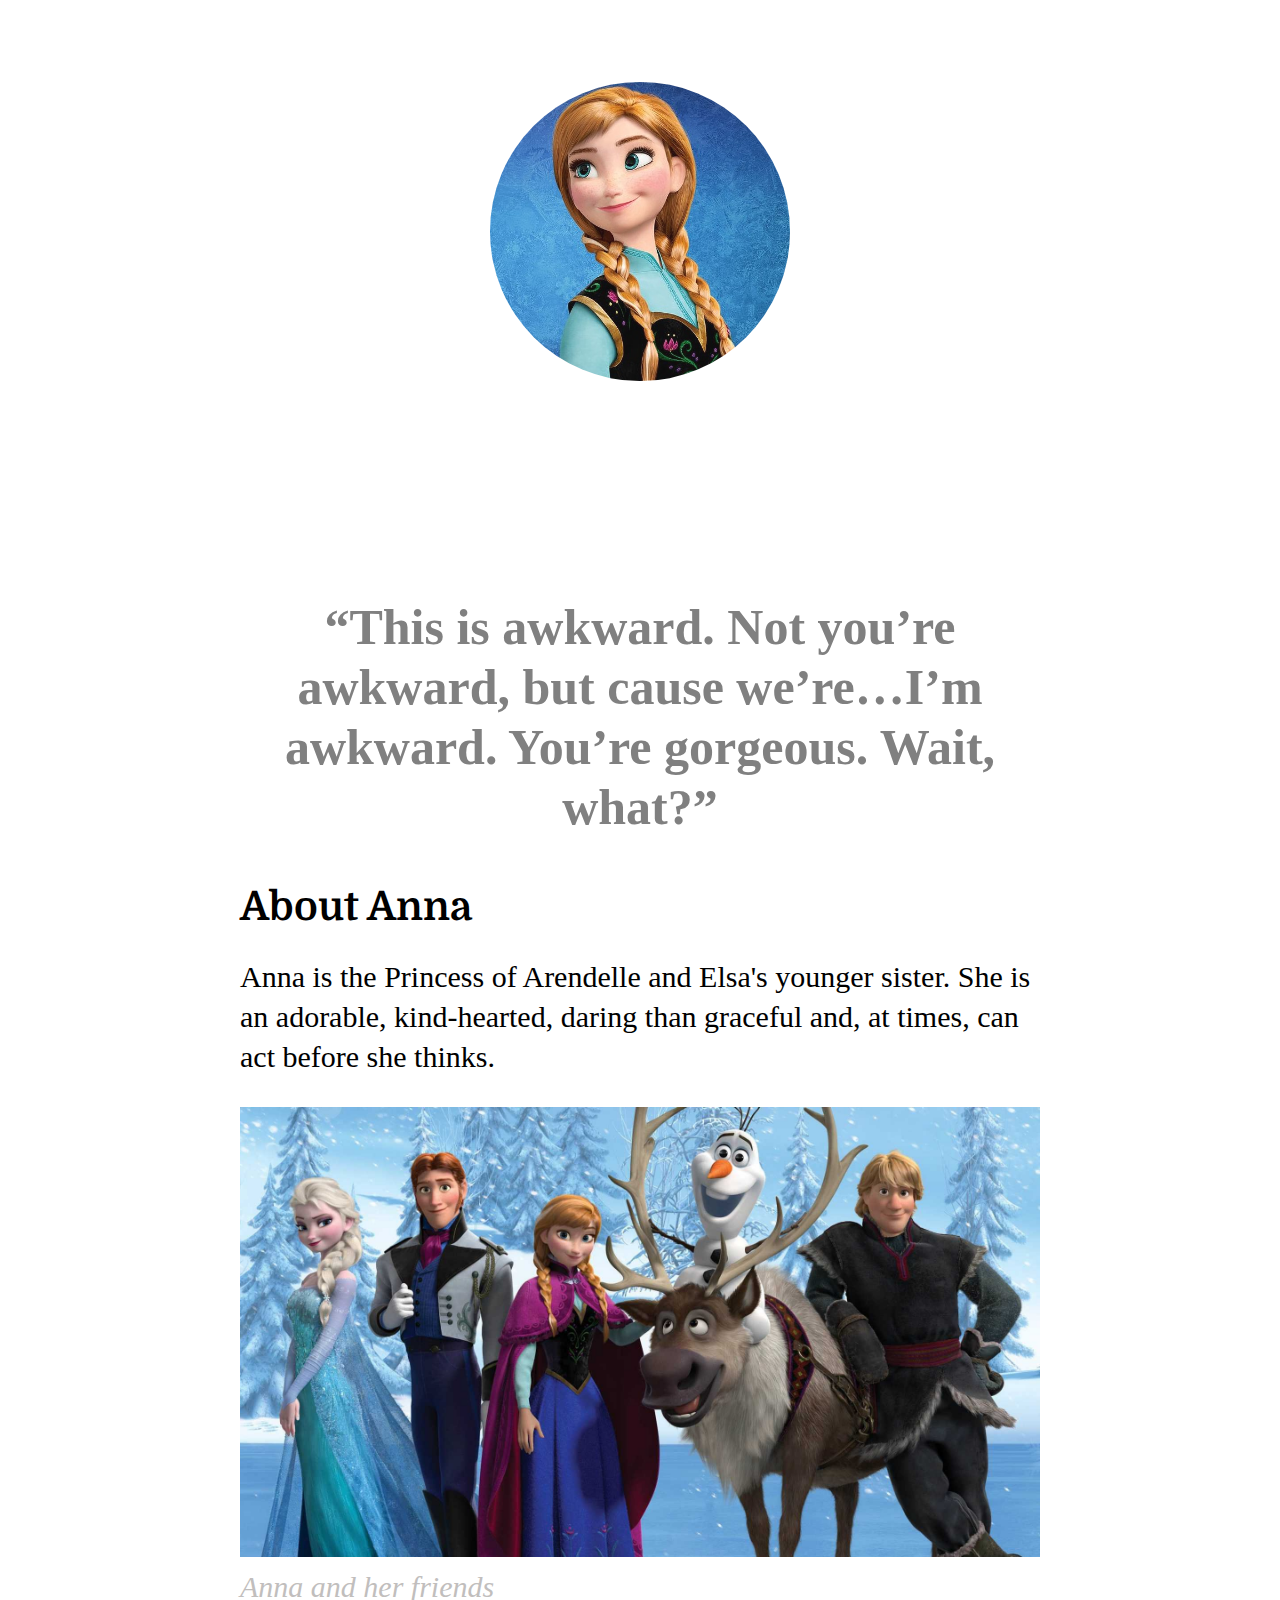
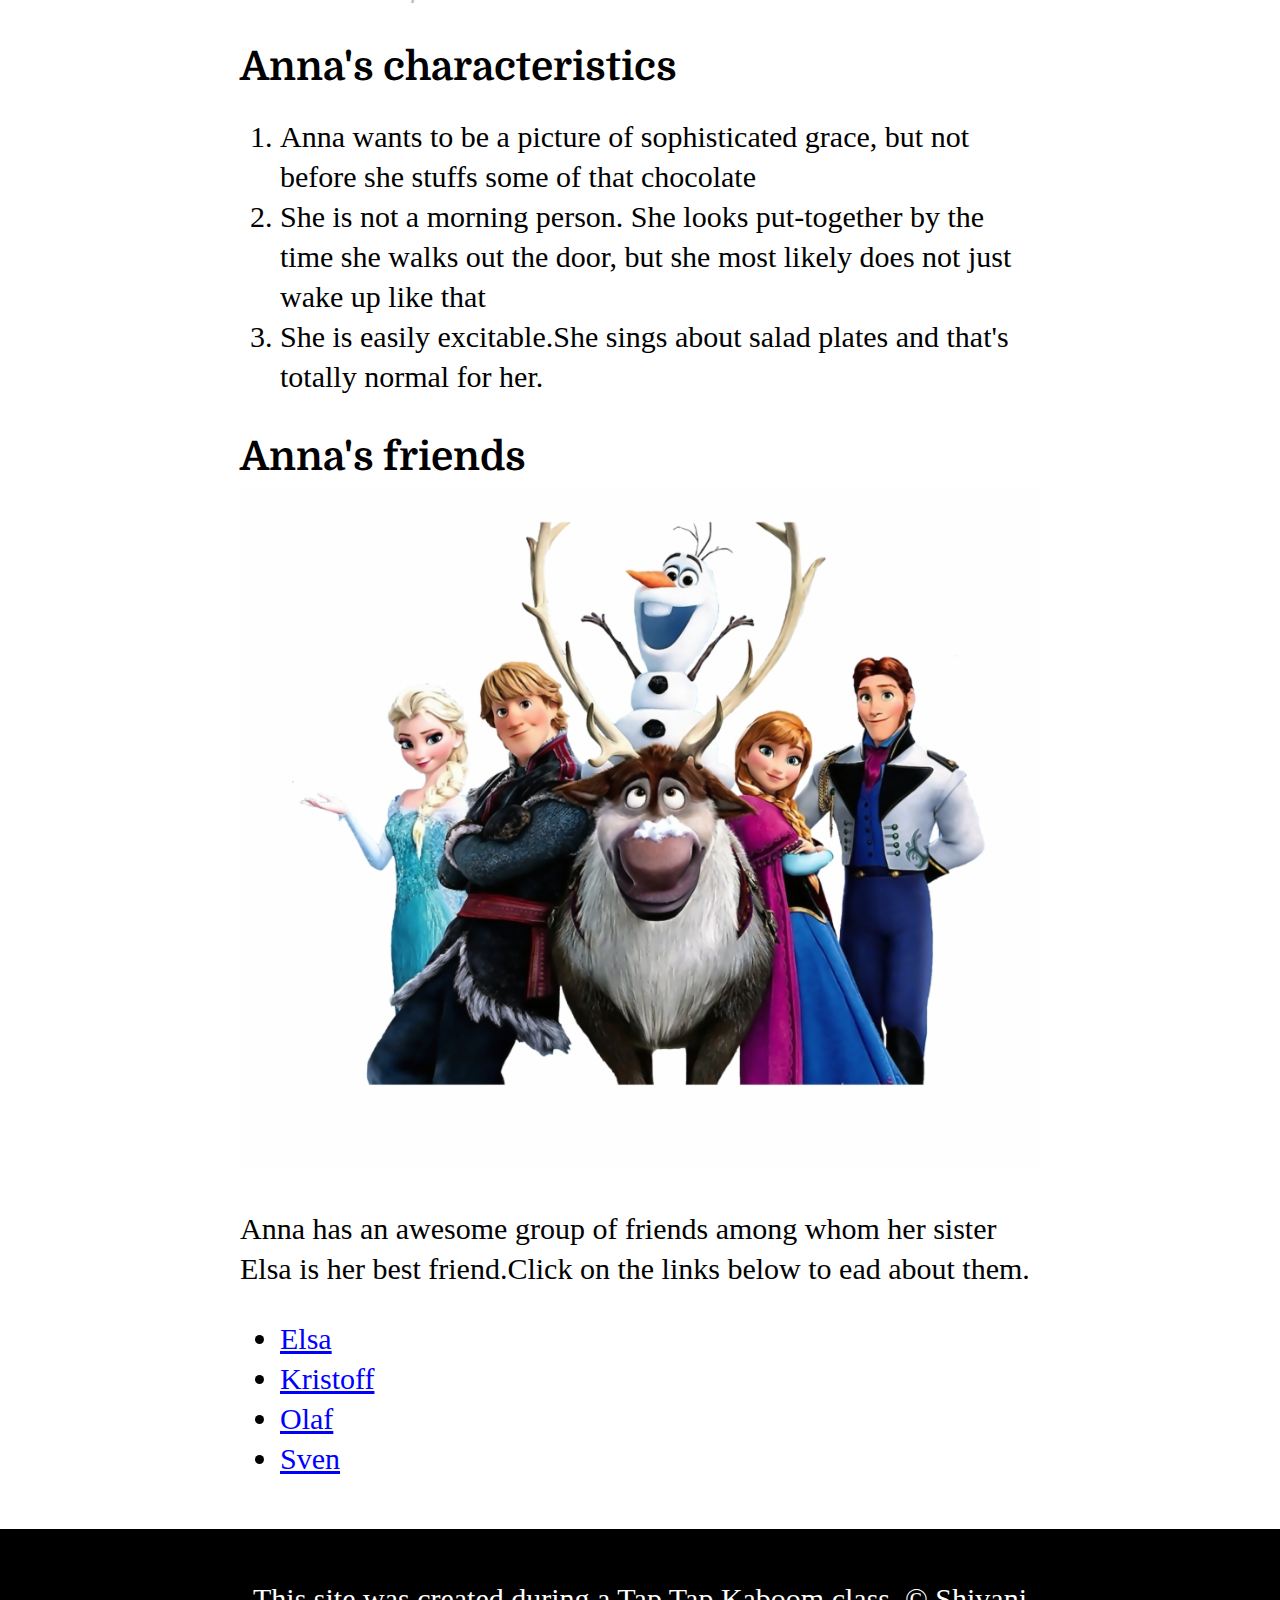
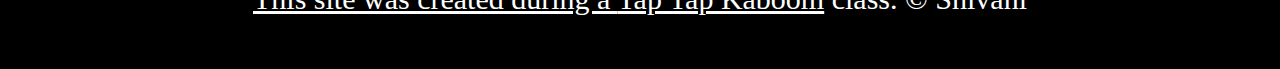
<file: index.html>
<!DOCTYPE html>
<html>
<head>
	<title>Princess Anna</title>
	<link rel="icon" href="img/icon.jpeg">
	<link href="https://fonts.googleapis.com/css?family=Domine&display=swap" rel="stylesheet">
	<link rel="stylesheet" type="text/css" href="css/hero.css">
</head>
<body>
	<!--Header element-->
	<header>
		<img src="img/aana1.jpg">
		<h1>Princess Anna</h1>
	</header>

	<!-- main element -->
	<main>
		<h3>“This is awkward. Not  you’re awkward, but cause we’re…I’m awkward. You’re gorgeous. Wait, what?”</h3>
		<h2>About Anna</h2>
		<p>Anna is the Princess of Arendelle and Elsa's younger sister. She is an adorable, kind-hearted, daring than graceful and, at times, can act before she thinks.</p>
		<img src="img/aana-center.jpg">
		<p class="caption">Anna and her friends</p>

		<!-- Characteristics -->
		<h2>Anna's characteristics</h2>
		<!-- Creating a numbered list -->
		<ol>
			<li>Anna wants to be a picture of sophisticated grace, but not before she stuffs some of that chocolate</li>
			<li>She is not a morning person. She looks put-together by the time she walks out the door, but she most likely does not just wake up like that</li>
			<li>She is easily excitable.She sings about salad plates and that's totally normal for her.</li>
		</ol>
		<!-- Friends -->
		<h2>Anna's friends</h2>
		<img src="img/aana6.jpeg">
		<p>Anna has an awesome group of friends among whom her sister Elsa is her best friend.Click on the links below to ead about them.</p>
		<!-- Creating an un-numbered list -->
		<ul>
			<li><a target="_blank" href="https://en.wikipedia.org/wiki/Elsa_(Frozen)">Elsa</li>
			<li><a target="_blank" href="https://en.wikipedia.org/wiki/Kristoff_(Frozen)">Kristoff</li>
			<li><a target="_blank" href="https://en.wikipedia.org/wiki/Olaf_(Frozen)">Olaf</li>
			<li><a target="_blank" href="https://en.wikipedia.org/wiki/Sven_(Frozen)">Sven</li>
		</ul>
	</main>

	<!--Footer element  -->
	<footer>
		<p>This site was created during a <a target="_blank" href="https://taptapkaboom.com">Tap Tap Kaboom</a> class. &copy; Shivani</p>
	</footer>
</body>
</html>
</file>
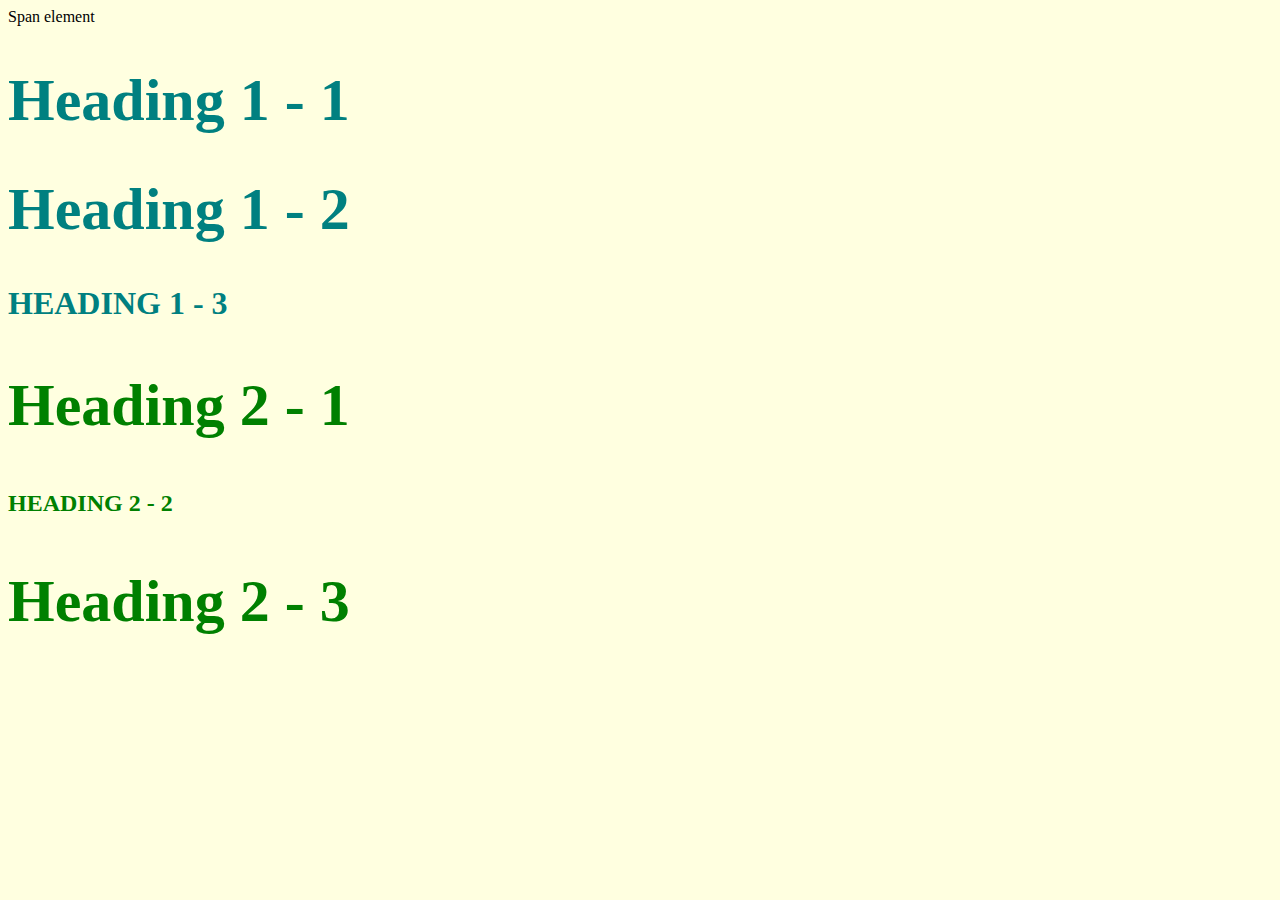
<file: style.html>
<!DOCTYPE html>
<html>
<head>
	<title>Style test</title>
	<link rel="stylesheet" type="text/css" href="css/test.css">
</head>
<body>
	<span>Span element</span>
	<h1 class="big"><span>Heading 1</span> - 1</h1>
	<h1 class="big">Heading 1 - 2</h1>
	<h1 class="uppercase">Heading 1 - 3</h1>
	<h2 class="big">Heading 2 - 1</h2>
	<h2 class="uppercase">Heading 2 - 2</h2>
	<h2 class="big">Heading 2 - 3</h2>
</body>
</html>
</file>
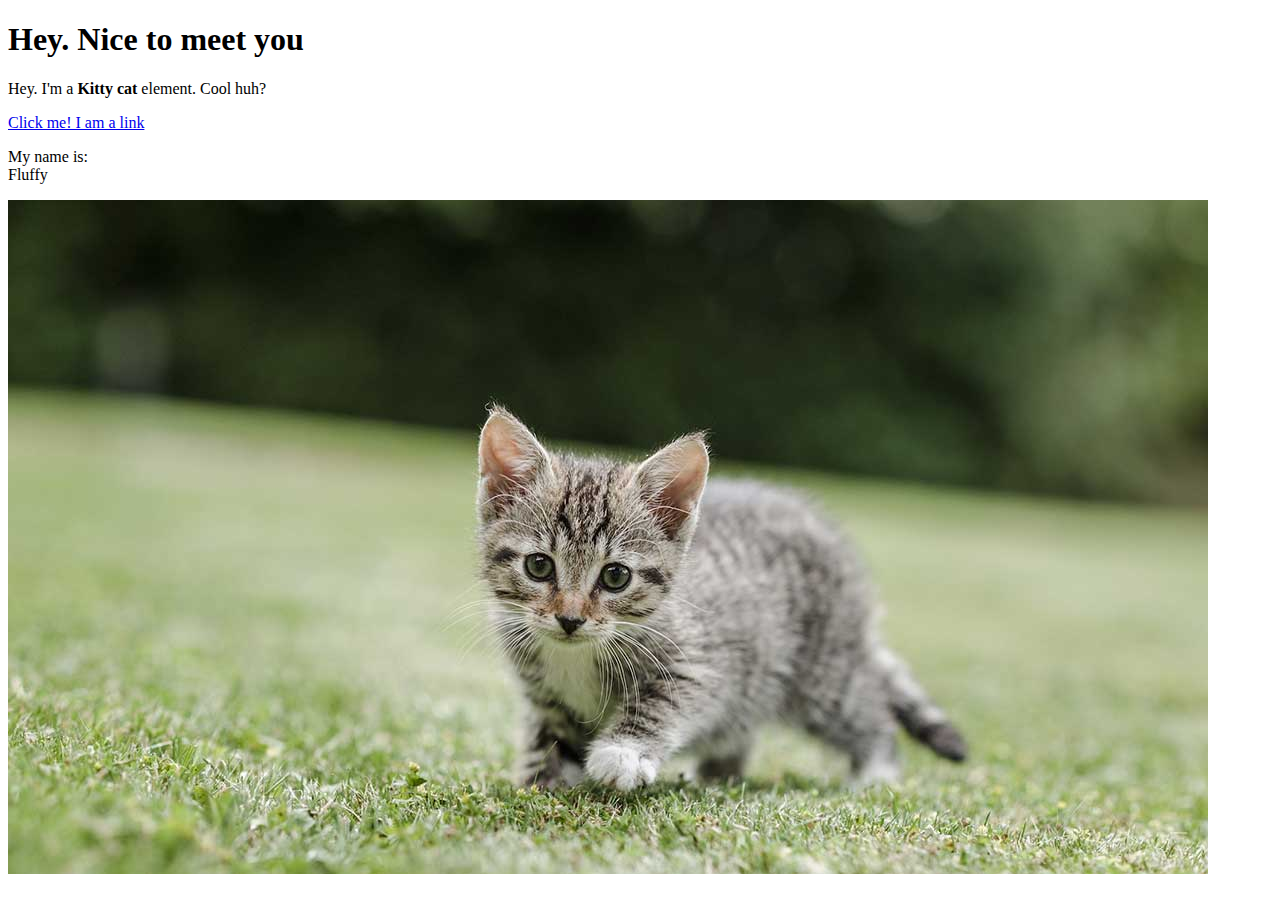
<file: text.html>
<!DOCTYPE html>
<html>
<head>
	<title>Test page</title>
</head>
<body>
	<h1>Hey. Nice to meet you</h1>
	<p>Hey. I'm a <b>Kitty cat</b> element. Cool huh?</p>
	<a href="https://google.com" target="_blank" title="Let's go to google">Click me! I am a link</a>
	<p>My name is: <br>Fluffy</p>
	<img src="img/kitten.jpeg">
</body>
</html>
</file>
<file: css/hero.css>
body{
	margin: 0;
	font-family: 'gabriola','Calibri','Sans-serif'; 
	font-size:30px;
	line-height: 40px;
}
header{
	opacity: 95%;
	background-image: url(https://i.pinimg.com/originals/c2/68/80/c26880fd3de34961f17a06c2a5843ad7.jpg); 
	text-align: center;
	padding-top: 80px;
	padding-bottom: 0.01px;
}
h1, h2{
	font-family: 'Domine', serif;
	font-size: 40px; 
}
header h1{
	color: white;
	font-size: 70px;
	animation-fill-mode: all;
	}
	/*header*/
header img{
	border-radius: 300px;
	width: 300px;
	border: 2px solid white;
}

main{
	max-width: 800px;
	margin: 0 auto;
	padding: 20px;
}
main img{
	max-width: 100%;
}
h2{
	margin: 40px 0 10px;
}
h3{
	text-align: center;
	color: grey;
	font-size: 50px;
	line-height: 60px;

}
a{
	color: blue;
}
a:hover{
	color: white;
	background-color: #483a94;
}
footer{
	background-color: black; 
	text-align: center;
	color: white;
	padding: 50px;
}
footer p{
	margin: 0;
}
footer a{
	color: white;
}
footer a:hover{
	opacity: .5;
	background-color: transparent;

}
p.caption{
	color: #C1BEBD;
	font-style: italic;
	margin-top: 0;
}
</file>
<file: css/test.css>
body{
	background-color: lightyellow;
}
h1{
	font size: 30px;
	color: teal;
}
h2{
	font size: 20px;
	color: green;
}
.big{
	font-size: 60px;
}
.uppercase{
	text-transform: uppercase;
}
.big.uppercase{
	color: black;
}
.span{
	color: yellow;
}
</file>
